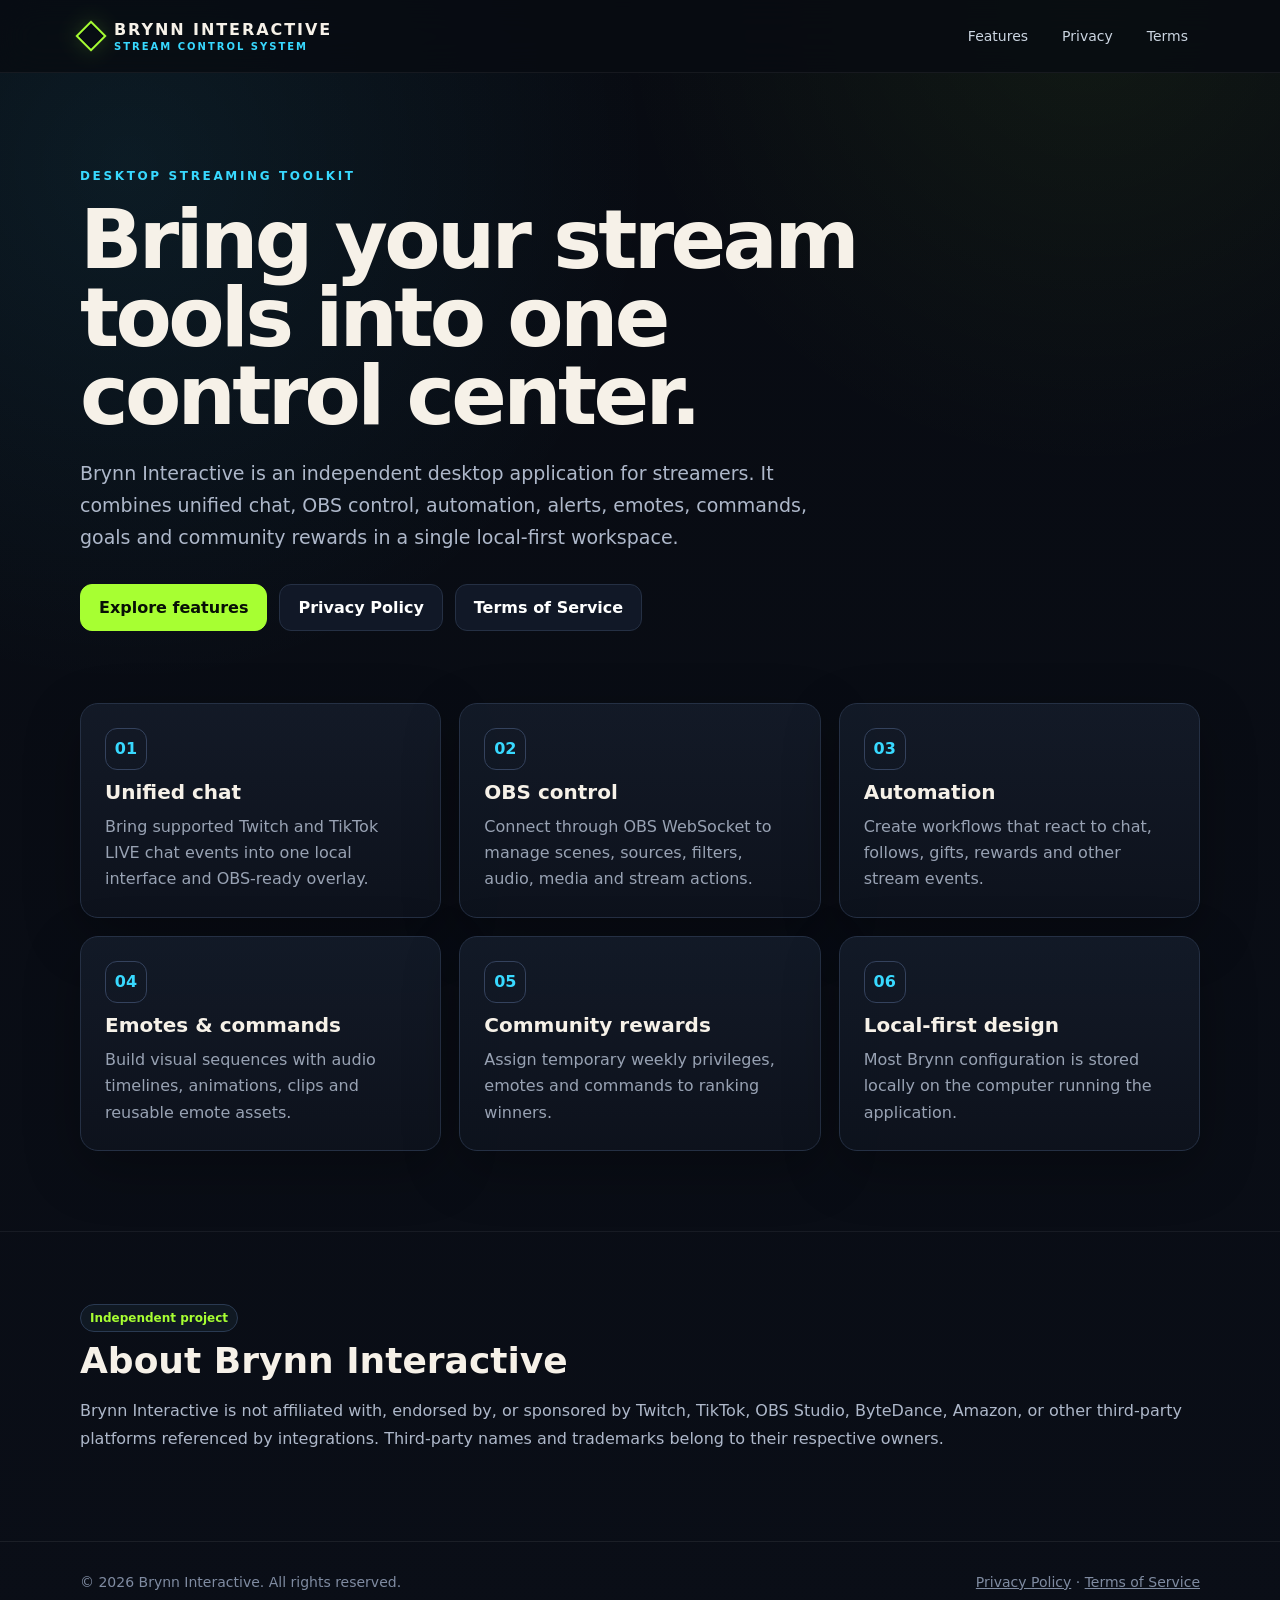
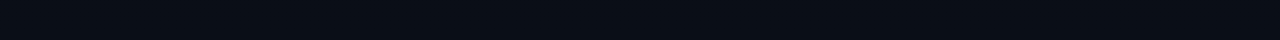
<file: index.html>
<!doctype html>
<html lang="en">
<head>
  <meta charset="utf-8">
  <meta name="viewport" content="width=device-width,initial-scale=1">
  <meta name="description" content="Brynn Interactive — desktop tools for stream automation, unified chat, OBS control, emotes and community rewards.">
  <title>Brynn Interactive</title>
  <link rel="stylesheet" href="styles.css">
</head>
<body>
  <header class="nav">
    <div class="shell nav-inner">
      <a class="brand" href="index.html">
        <span class="brand-mark" aria-hidden="true"></span>
        <span>BRYNN INTERACTIVE<small>STREAM CONTROL SYSTEM</small></span>
      </a>
      <nav class="nav-links" aria-label="Primary">
        <a href="#features">Features</a>
        <a href="privacy.html">Privacy</a>
        <a href="terms.html">Terms</a>
      </nav>
    </div>
  </header>

  <main>
    <section class="hero shell">
      <div class="eyebrow">Desktop streaming toolkit</div>
      <h1>Bring your stream tools into one control center.</h1>
      <p>
        Brynn Interactive is an independent desktop application for streamers. It combines
        unified chat, OBS control, automation, alerts, emotes, commands, goals and community
        rewards in a single local-first workspace.
      </p>
      <div class="actions">
        <a class="btn btn-primary" href="#features">Explore features</a>
        <a class="btn btn-secondary" href="privacy.html">Privacy Policy</a>
        <a class="btn btn-secondary" href="terms.html">Terms of Service</a>
      </div>
    </section>

    <section id="features" class="shell grid" aria-label="Features">
      <article class="card">
        <div class="icon">01</div>
        <h3>Unified chat</h3>
        <p>Bring supported Twitch and TikTok LIVE chat events into one local interface and OBS-ready overlay.</p>
      </article>
      <article class="card">
        <div class="icon">02</div>
        <h3>OBS control</h3>
        <p>Connect through OBS WebSocket to manage scenes, sources, filters, audio, media and stream actions.</p>
      </article>
      <article class="card">
        <div class="icon">03</div>
        <h3>Automation</h3>
        <p>Create workflows that react to chat, follows, gifts, rewards and other stream events.</p>
      </article>
      <article class="card">
        <div class="icon">04</div>
        <h3>Emotes & commands</h3>
        <p>Build visual sequences with audio timelines, animations, clips and reusable emote assets.</p>
      </article>
      <article class="card">
        <div class="icon">05</div>
        <h3>Community rewards</h3>
        <p>Assign temporary weekly privileges, emotes and commands to ranking winners.</p>
      </article>
      <article class="card">
        <div class="icon">06</div>
        <h3>Local-first design</h3>
        <p>Most Brynn configuration is stored locally on the computer running the application.</p>
      </article>
    </section>

    <section class="section">
      <div class="shell">
        <span class="badge">Independent project</span>
        <h2>About Brynn Interactive</h2>
        <p>
          Brynn Interactive is not affiliated with, endorsed by, or sponsored by Twitch,
          TikTok, OBS Studio, ByteDance, Amazon, or other third-party platforms referenced
          by integrations. Third-party names and trademarks belong to their respective owners.
        </p>
      </div>
    </section>
  </main>

  <footer class="footer">
    <div class="shell footer-row">
      <span>© 2026 Brynn Interactive. All rights reserved.</span>
      <span><a href="privacy.html">Privacy Policy</a> · <a href="terms.html">Terms of Service</a></span>
    </div>
  </footer>
</body>
</html>
</file>
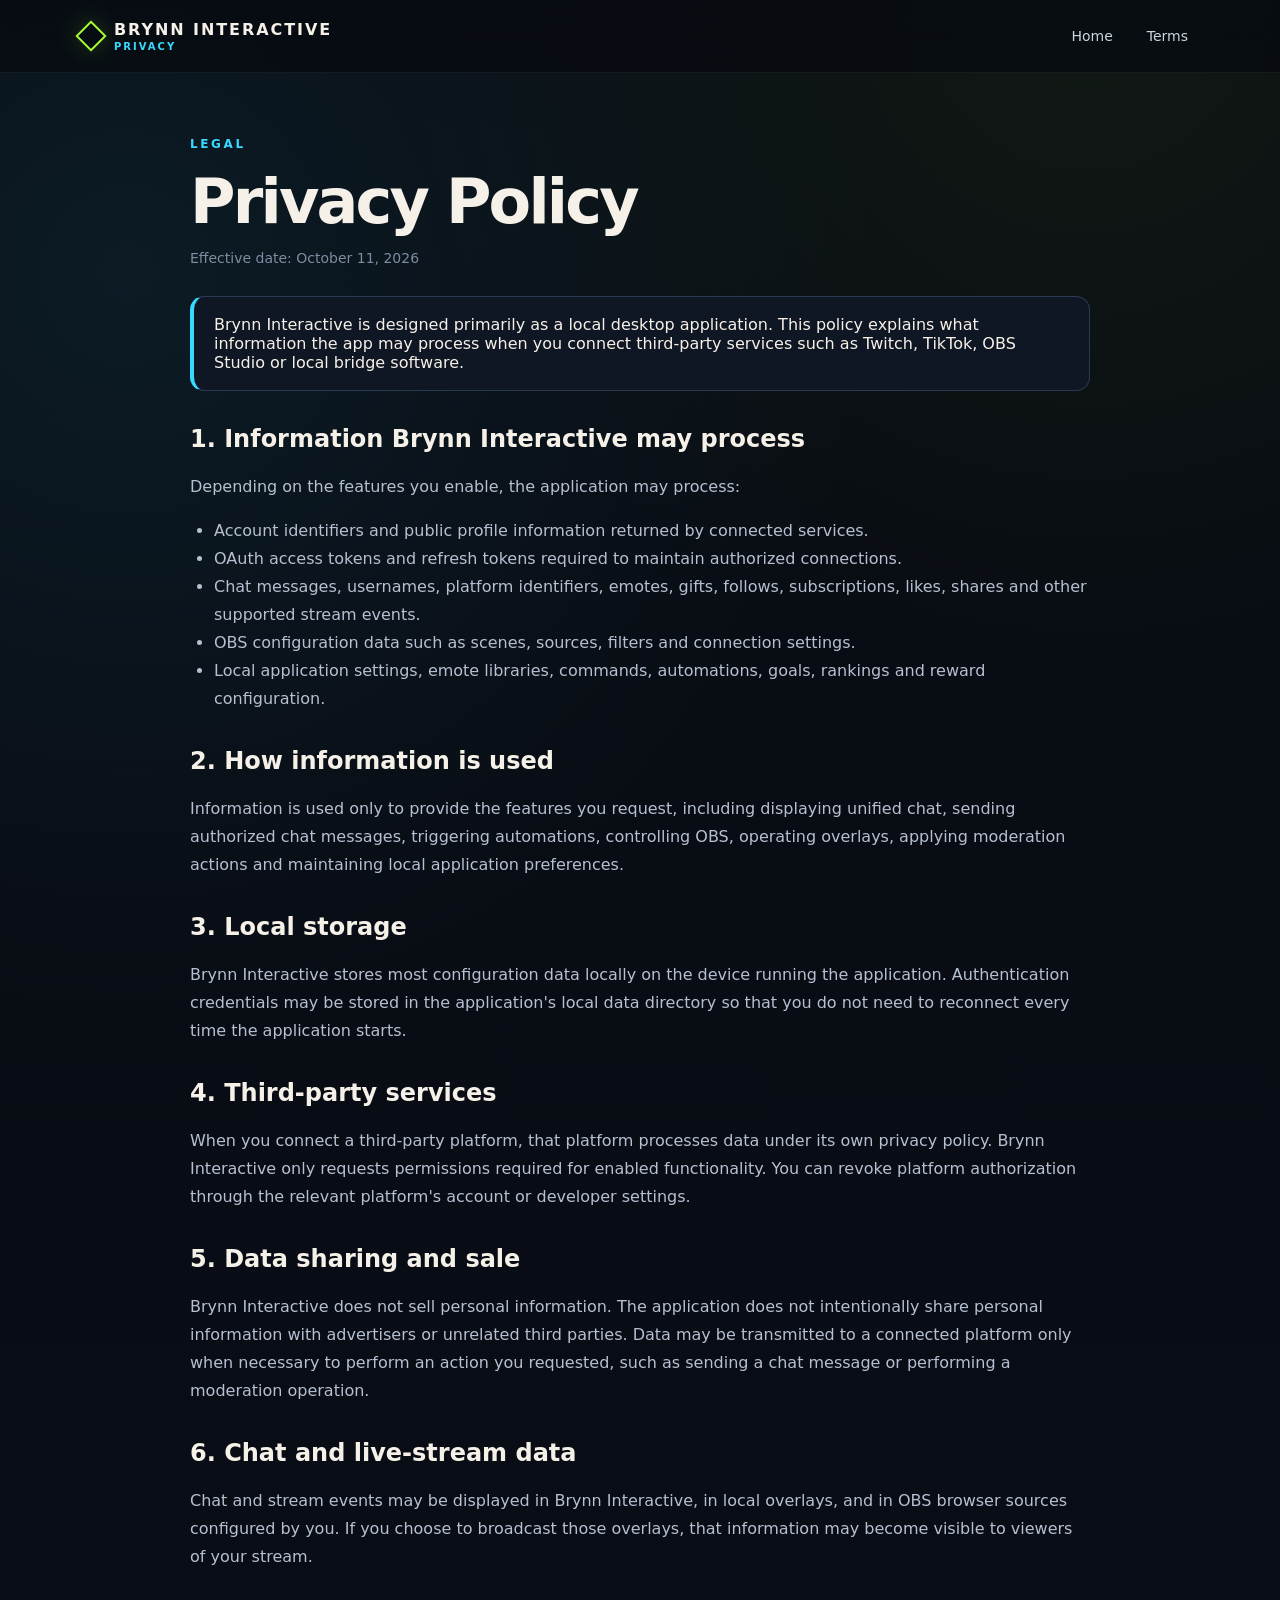
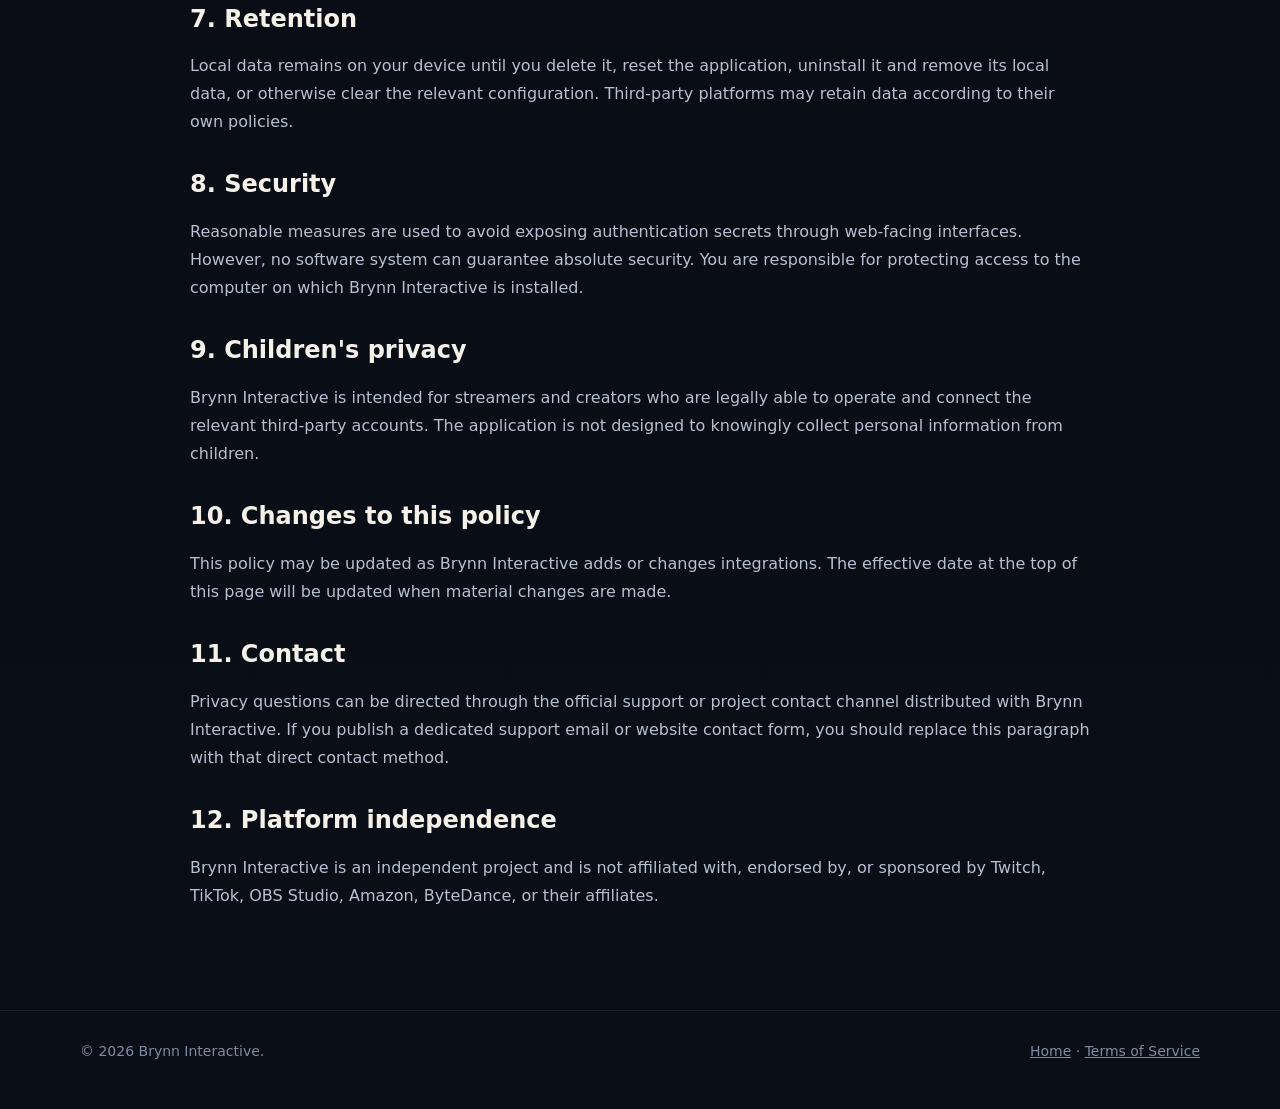
<file: privacy.html>
<!doctype html>
<html lang="en">
<head>
  <meta charset="utf-8">
  <meta name="viewport" content="width=device-width,initial-scale=1">
  <title>Privacy Policy — Brynn Interactive</title>
  <link rel="stylesheet" href="styles.css">
</head>
<body>
  <header class="nav">
    <div class="shell nav-inner">
      <a class="brand" href="index.html"><span class="brand-mark" aria-hidden="true"></span><span>BRYNN INTERACTIVE<small>PRIVACY</small></span></a>
      <nav class="nav-links"><a href="index.html">Home</a><a href="terms.html">Terms</a></nav>
    </div>
  </header>

  <main class="legal">
    <div class="eyebrow">Legal</div>
    <h1>Privacy Policy</h1>
    <div class="meta">Effective date: October 11, 2026</div>

    <div class="notice">
      Brynn Interactive is designed primarily as a local desktop application. This policy explains
      what information the app may process when you connect third-party services such as Twitch,
      TikTok, OBS Studio or local bridge software.
    </div>

    <h2>1. Information Brynn Interactive may process</h2>
    <p>Depending on the features you enable, the application may process:</p>
    <ul>
      <li>Account identifiers and public profile information returned by connected services.</li>
      <li>OAuth access tokens and refresh tokens required to maintain authorized connections.</li>
      <li>Chat messages, usernames, platform identifiers, emotes, gifts, follows, subscriptions, likes, shares and other supported stream events.</li>
      <li>OBS configuration data such as scenes, sources, filters and connection settings.</li>
      <li>Local application settings, emote libraries, commands, automations, goals, rankings and reward configuration.</li>
    </ul>

    <h2>2. How information is used</h2>
    <p>
      Information is used only to provide the features you request, including displaying unified chat,
      sending authorized chat messages, triggering automations, controlling OBS, operating overlays,
      applying moderation actions and maintaining local application preferences.
    </p>

    <h2>3. Local storage</h2>
    <p>
      Brynn Interactive stores most configuration data locally on the device running the application.
      Authentication credentials may be stored in the application's local data directory so that you
      do not need to reconnect every time the application starts.
    </p>

    <h2>4. Third-party services</h2>
    <p>
      When you connect a third-party platform, that platform processes data under its own privacy policy.
      Brynn Interactive only requests permissions required for enabled functionality. You can revoke
      platform authorization through the relevant platform's account or developer settings.
    </p>

    <h2>5. Data sharing and sale</h2>
    <p>
      Brynn Interactive does not sell personal information. The application does not intentionally share
      personal information with advertisers or unrelated third parties. Data may be transmitted to a
      connected platform only when necessary to perform an action you requested, such as sending a chat
      message or performing a moderation operation.
    </p>

    <h2>6. Chat and live-stream data</h2>
    <p>
      Chat and stream events may be displayed in Brynn Interactive, in local overlays, and in OBS browser
      sources configured by you. If you choose to broadcast those overlays, that information may become
      visible to viewers of your stream.
    </p>

    <h2>7. Retention</h2>
    <p>
      Local data remains on your device until you delete it, reset the application, uninstall it and remove
      its local data, or otherwise clear the relevant configuration. Third-party platforms may retain data
      according to their own policies.
    </p>

    <h2>8. Security</h2>
    <p>
      Reasonable measures are used to avoid exposing authentication secrets through web-facing interfaces.
      However, no software system can guarantee absolute security. You are responsible for protecting access
      to the computer on which Brynn Interactive is installed.
    </p>

    <h2>9. Children's privacy</h2>
    <p>
      Brynn Interactive is intended for streamers and creators who are legally able to operate and connect
      the relevant third-party accounts. The application is not designed to knowingly collect personal
      information from children.
    </p>

    <h2>10. Changes to this policy</h2>
    <p>
      This policy may be updated as Brynn Interactive adds or changes integrations. The effective date at the
      top of this page will be updated when material changes are made.
    </p>

    <h2>11. Contact</h2>
    <p>
      Privacy questions can be directed through the official support or project contact channel distributed
      with Brynn Interactive. If you publish a dedicated support email or website contact form, you should
      replace this paragraph with that direct contact method.
    </p>

    <h2>12. Platform independence</h2>
    <p>
      Brynn Interactive is an independent project and is not affiliated with, endorsed by, or sponsored by
      Twitch, TikTok, OBS Studio, Amazon, ByteDance, or their affiliates.
    </p>
  </main>

  <footer class="footer">
    <div class="shell footer-row">
      <span>© 2026 Brynn Interactive.</span>
      <span><a href="index.html">Home</a> · <a href="terms.html">Terms of Service</a></span>
    </div>
  </footer>
</body>
</html>
</file>
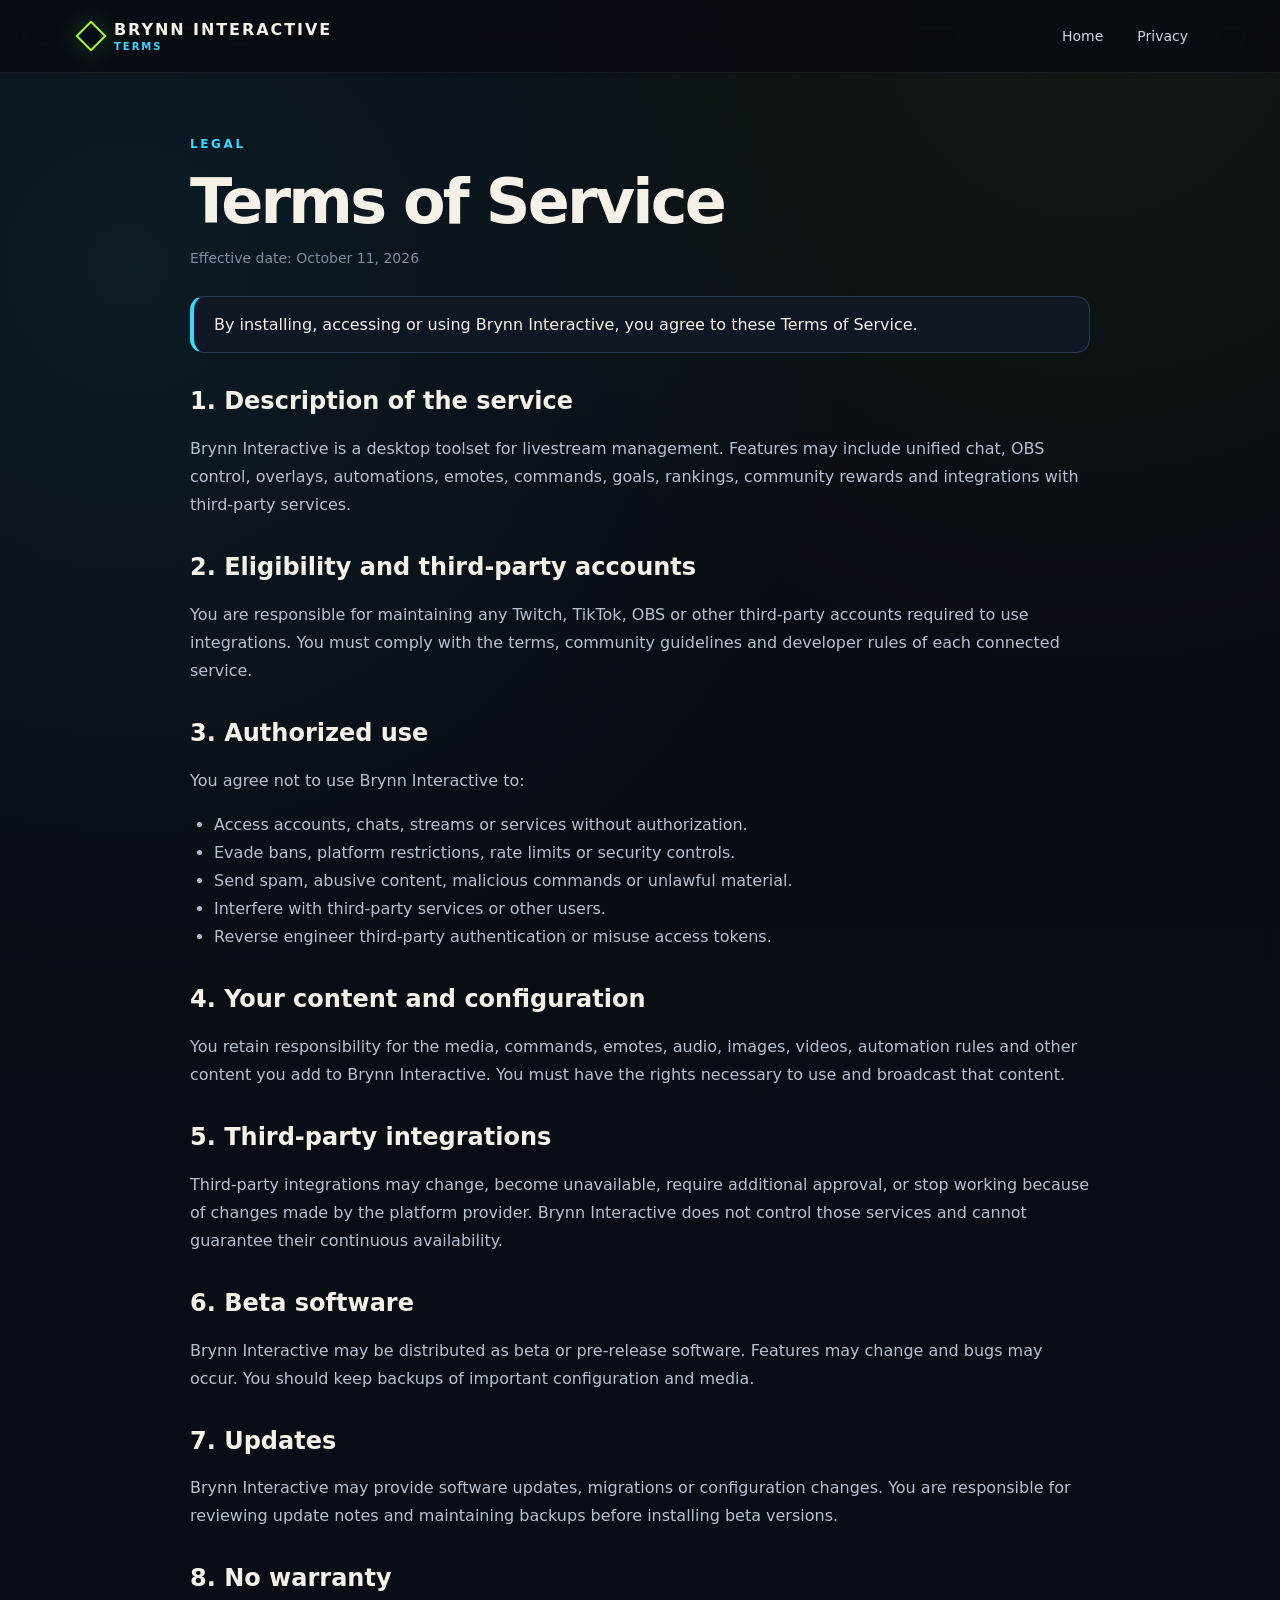
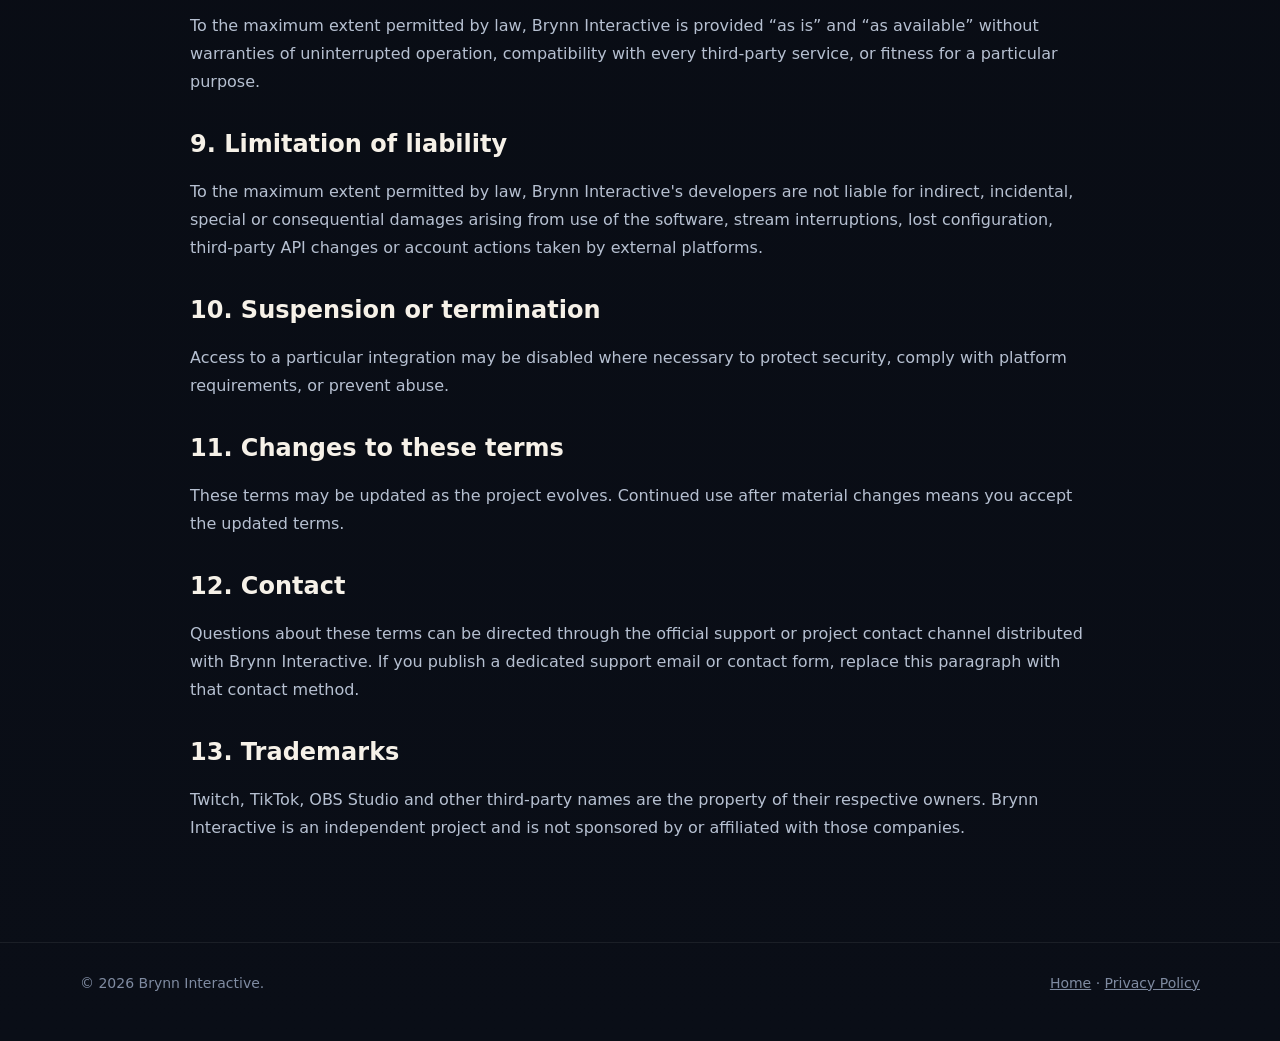
<file: terms.html>
<!doctype html>
<html lang="en">
<head>
  <meta charset="utf-8">
  <meta name="viewport" content="width=device-width,initial-scale=1">
  <title>Terms of Service — Brynn Interactive</title>
  <link rel="stylesheet" href="styles.css">
</head>
<body>
  <header class="nav">
    <div class="shell nav-inner">
      <a class="brand" href="index.html"><span class="brand-mark" aria-hidden="true"></span><span>BRYNN INTERACTIVE<small>TERMS</small></span></a>
      <nav class="nav-links"><a href="index.html">Home</a><a href="privacy.html">Privacy</a></nav>
    </div>
  </header>

  <main class="legal">
    <div class="eyebrow">Legal</div>
    <h1>Terms of Service</h1>
    <div class="meta">Effective date: October 11, 2026</div>

    <div class="notice">
      By installing, accessing or using Brynn Interactive, you agree to these Terms of Service.
    </div>

    <h2>1. Description of the service</h2>
    <p>
      Brynn Interactive is a desktop toolset for livestream management. Features may include unified chat,
      OBS control, overlays, automations, emotes, commands, goals, rankings, community rewards and integrations
      with third-party services.
    </p>

    <h2>2. Eligibility and third-party accounts</h2>
    <p>
      You are responsible for maintaining any Twitch, TikTok, OBS or other third-party accounts required to
      use integrations. You must comply with the terms, community guidelines and developer rules of each
      connected service.
    </p>

    <h2>3. Authorized use</h2>
    <p>You agree not to use Brynn Interactive to:</p>
    <ul>
      <li>Access accounts, chats, streams or services without authorization.</li>
      <li>Evade bans, platform restrictions, rate limits or security controls.</li>
      <li>Send spam, abusive content, malicious commands or unlawful material.</li>
      <li>Interfere with third-party services or other users.</li>
      <li>Reverse engineer third-party authentication or misuse access tokens.</li>
    </ul>

    <h2>4. Your content and configuration</h2>
    <p>
      You retain responsibility for the media, commands, emotes, audio, images, videos, automation rules and
      other content you add to Brynn Interactive. You must have the rights necessary to use and broadcast that
      content.
    </p>

    <h2>5. Third-party integrations</h2>
    <p>
      Third-party integrations may change, become unavailable, require additional approval, or stop working
      because of changes made by the platform provider. Brynn Interactive does not control those services and
      cannot guarantee their continuous availability.
    </p>

    <h2>6. Beta software</h2>
    <p>
      Brynn Interactive may be distributed as beta or pre-release software. Features may change and bugs may
      occur. You should keep backups of important configuration and media.
    </p>

    <h2>7. Updates</h2>
    <p>
      Brynn Interactive may provide software updates, migrations or configuration changes. You are responsible
      for reviewing update notes and maintaining backups before installing beta versions.
    </p>

    <h2>8. No warranty</h2>
    <p>
      To the maximum extent permitted by law, Brynn Interactive is provided “as is” and “as available” without
      warranties of uninterrupted operation, compatibility with every third-party service, or fitness for a
      particular purpose.
    </p>

    <h2>9. Limitation of liability</h2>
    <p>
      To the maximum extent permitted by law, Brynn Interactive's developers are not liable for indirect,
      incidental, special or consequential damages arising from use of the software, stream interruptions,
      lost configuration, third-party API changes or account actions taken by external platforms.
    </p>

    <h2>10. Suspension or termination</h2>
    <p>
      Access to a particular integration may be disabled where necessary to protect security, comply with
      platform requirements, or prevent abuse.
    </p>

    <h2>11. Changes to these terms</h2>
    <p>
      These terms may be updated as the project evolves. Continued use after material changes means you accept
      the updated terms.
    </p>

    <h2>12. Contact</h2>
    <p>
      Questions about these terms can be directed through the official support or project contact channel
      distributed with Brynn Interactive. If you publish a dedicated support email or contact form, replace
      this paragraph with that contact method.
    </p>

    <h2>13. Trademarks</h2>
    <p>
      Twitch, TikTok, OBS Studio and other third-party names are the property of their respective owners.
      Brynn Interactive is an independent project and is not sponsored by or affiliated with those companies.
    </p>
  </main>

  <footer class="footer">
    <div class="shell footer-row">
      <span>© 2026 Brynn Interactive.</span>
      <span><a href="index.html">Home</a> · <a href="privacy.html">Privacy Policy</a></span>
    </div>
  </footer>
</body>
</html>
</file>
<file: styles.css>
:root{
  --bg:#080b12;
  --panel:#0f1420;
  --panel-2:#131a28;
  --text:#f6f1e8;
  --muted:#98a2b3;
  --cyan:#38d9ff;
  --lime:#a7ff32;
  --orange:#ff7b22;
  --line:#253044;
  --danger:#ff5c73;
  --shadow:0 18px 55px rgba(0,0,0,.28);
}
*{box-sizing:border-box}
html{scroll-behavior:smooth}
body{
  margin:0;
  font-family:Inter, ui-sans-serif, system-ui, -apple-system, BlinkMacSystemFont, "Segoe UI", sans-serif;
  color:var(--text);
  background:
    radial-gradient(circle at 10% 10%, rgba(56,217,255,.08), transparent 28%),
    radial-gradient(circle at 85% 0%, rgba(167,255,50,.06), transparent 24%),
    linear-gradient(180deg,#080b12 0%,#0a0e17 100%);
  min-height:100vh;
}
a{color:inherit}
.shell{width:min(1120px,calc(100% - 32px));margin:0 auto}
.nav{
  position:sticky;top:0;z-index:20;
  backdrop-filter:blur(18px);
  background:rgba(8,11,18,.82);
  border-bottom:1px solid rgba(255,255,255,.06);
}
.nav-inner{
  min-height:72px;display:flex;align-items:center;justify-content:space-between;gap:20px
}
.brand{display:flex;align-items:center;gap:12px;text-decoration:none;font-weight:900;letter-spacing:.12em}
.brand-mark{
  width:22px;height:22px;border:2px solid var(--lime);transform:rotate(45deg);
  box-shadow:0 0 22px rgba(167,255,50,.2);
}
.brand small{display:block;color:var(--cyan);font-size:10px;letter-spacing:.2em;margin-top:2px}
.nav-links{display:flex;align-items:center;gap:10px;flex-wrap:wrap}
.nav-links a{
  color:#cbd5e1;text-decoration:none;padding:10px 12px;border-radius:10px;font-size:14px
}
.nav-links a:hover{background:#121826;color:#fff}
.hero{padding:96px 0 72px}
.eyebrow{color:var(--cyan);font-size:12px;letter-spacing:.22em;font-weight:800;text-transform:uppercase}
h1{
  font-size:clamp(42px,7vw,82px);line-height:.95;margin:18px 0 22px;
  letter-spacing:-.045em;max-width:900px
}
.hero p{max-width:760px;color:#aeb8ca;font-size:19px;line-height:1.7}
.actions{display:flex;gap:12px;flex-wrap:wrap;margin-top:30px}
.btn{
  display:inline-flex;align-items:center;justify-content:center;text-decoration:none;
  padding:13px 18px;border-radius:12px;font-weight:800;border:1px solid var(--line)
}
.btn-primary{background:var(--lime);color:#081006;border-color:var(--lime)}
.btn-secondary{background:#111827;color:#fff}
.grid{display:grid;grid-template-columns:repeat(3,1fr);gap:18px;padding-bottom:80px}
.card{
  background:linear-gradient(180deg,rgba(19,26,40,.94),rgba(13,18,29,.94));
  border:1px solid var(--line);border-radius:18px;padding:24px;box-shadow:var(--shadow)
}
.card h3{margin:10px 0 10px;font-size:20px}
.card p{color:var(--muted);line-height:1.65;margin:0}
.icon{
  width:42px;height:42px;border:1px solid #34425d;border-radius:12px;display:grid;place-items:center;
  color:var(--cyan);font-weight:900
}
.section{padding:72px 0;border-top:1px solid rgba(255,255,255,.06)}
.section h2{font-size:36px;margin:8px 0 14px}
.section p{color:#aeb8ca;line-height:1.75}
.footer{
  border-top:1px solid rgba(255,255,255,.07);padding:32px 0 50px;color:#7f8ba1;font-size:14px
}
.footer-row{display:flex;justify-content:space-between;gap:20px;flex-wrap:wrap}
.legal{
  width:min(900px,calc(100% - 32px));margin:0 auto;padding:64px 0 84px
}
.legal h1{font-size:clamp(38px,6vw,62px);line-height:1.05;margin-bottom:16px}
.legal h2{font-size:24px;margin-top:34px}
.legal h3{font-size:18px;margin-top:26px}
.legal p,.legal li{color:#b6c0d1;line-height:1.75}
.legal ul{padding-left:24px}
.notice{
  background:#101724;border:1px solid #2a3a52;border-left:4px solid var(--cyan);
  border-radius:14px;padding:18px 20px;margin:22px 0
}
.meta{color:#7f8ba1;font-size:14px;margin-bottom:30px}
.kbd{font-family:ui-monospace,SFMono-Regular,Consolas,monospace;background:#111827;border:1px solid #2b364b;padding:2px 6px;border-radius:6px}
.badge{
  display:inline-flex;align-items:center;padding:6px 9px;border-radius:999px;background:#101923;
  color:var(--lime);border:1px solid #2a3a52;font-size:12px;font-weight:800
}
@media(max-width:850px){
  .grid{grid-template-columns:1fr}
  .nav-inner{align-items:flex-start;padding:14px 0;flex-direction:column}
  .hero{padding-top:64px}
}
</file>
